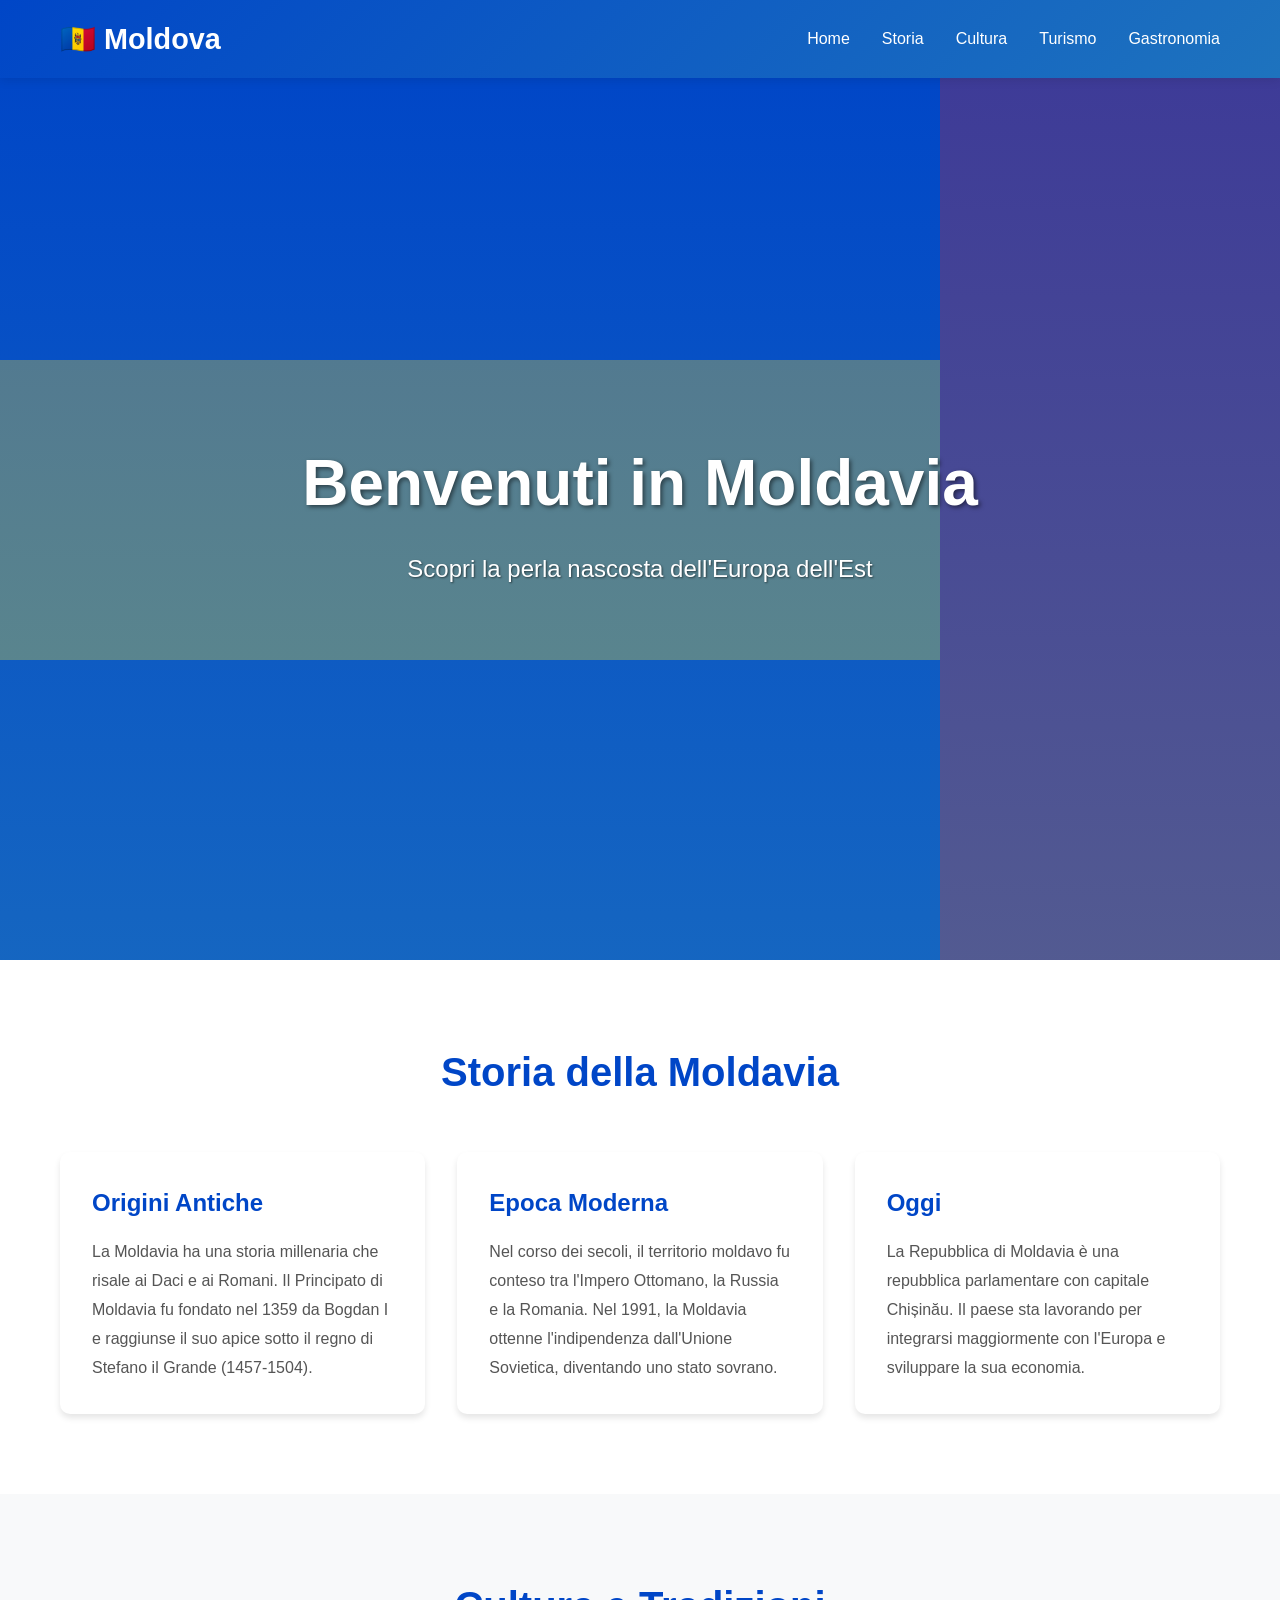
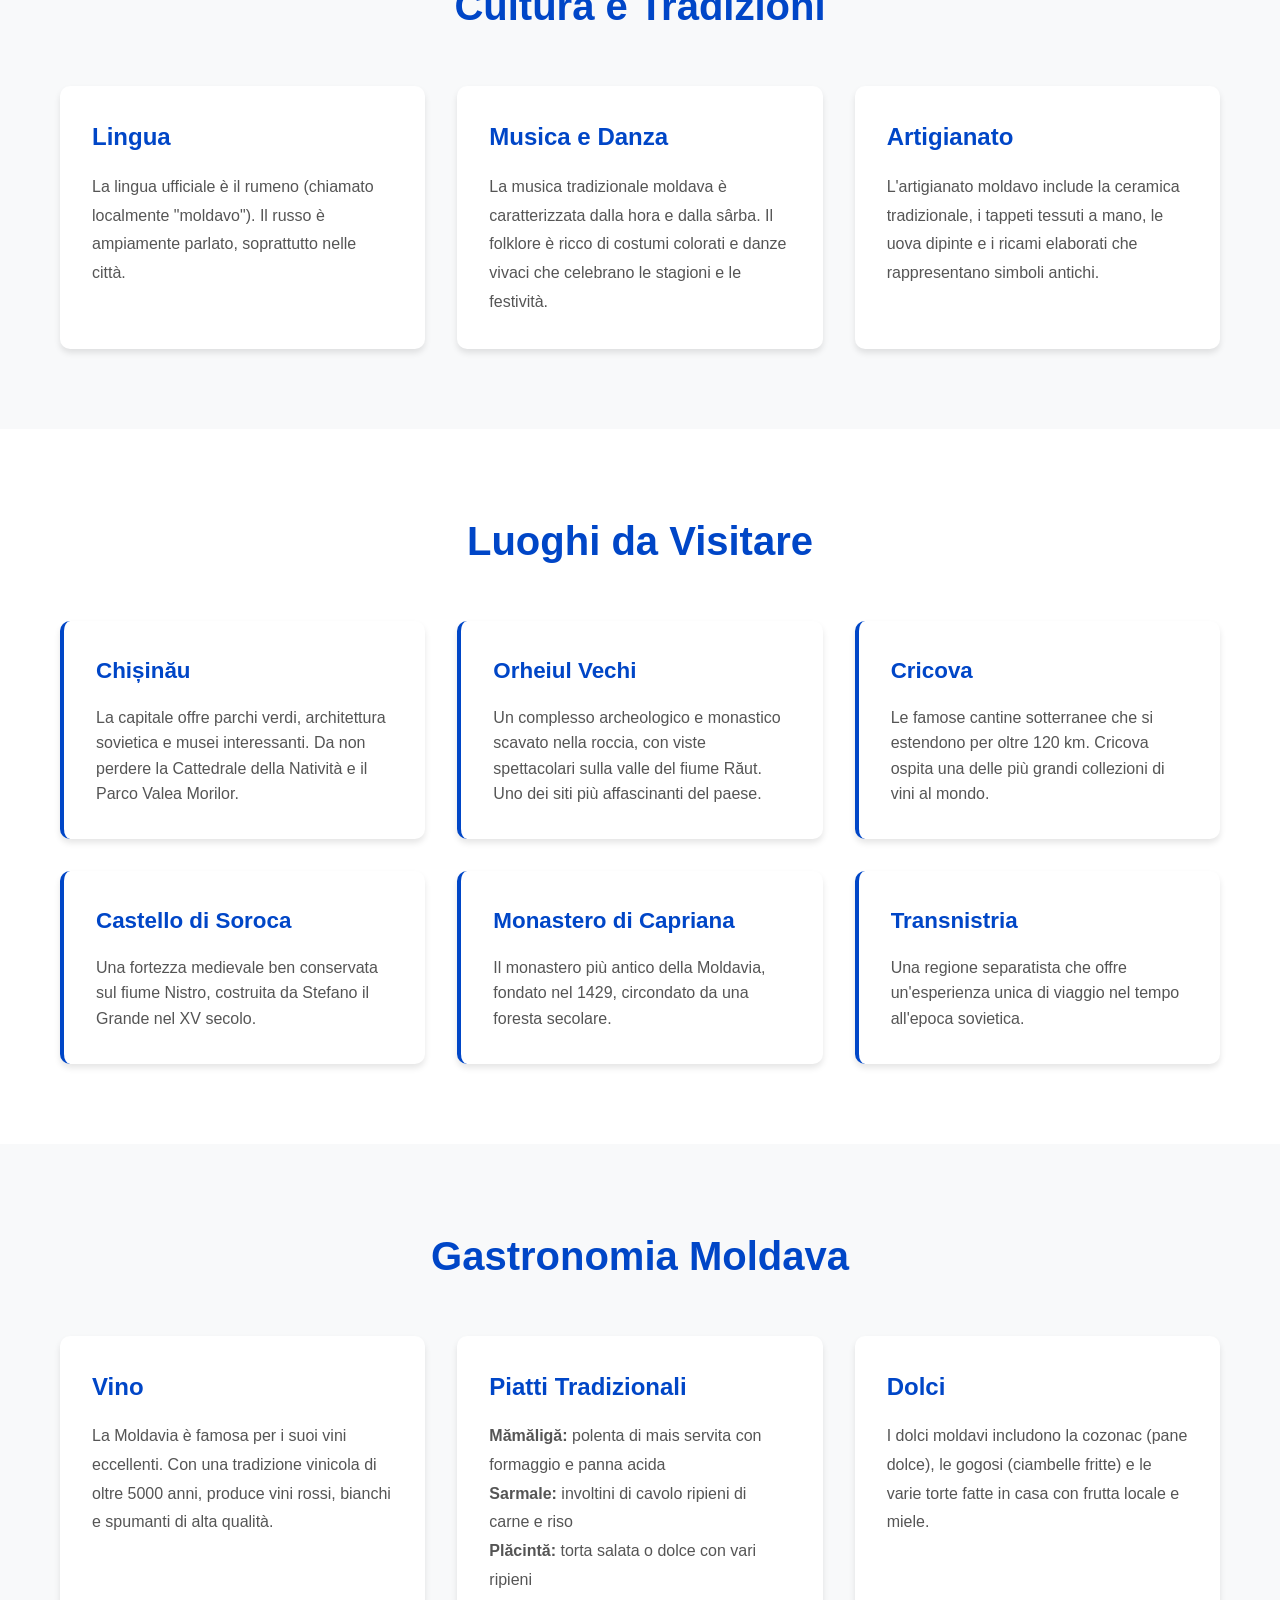
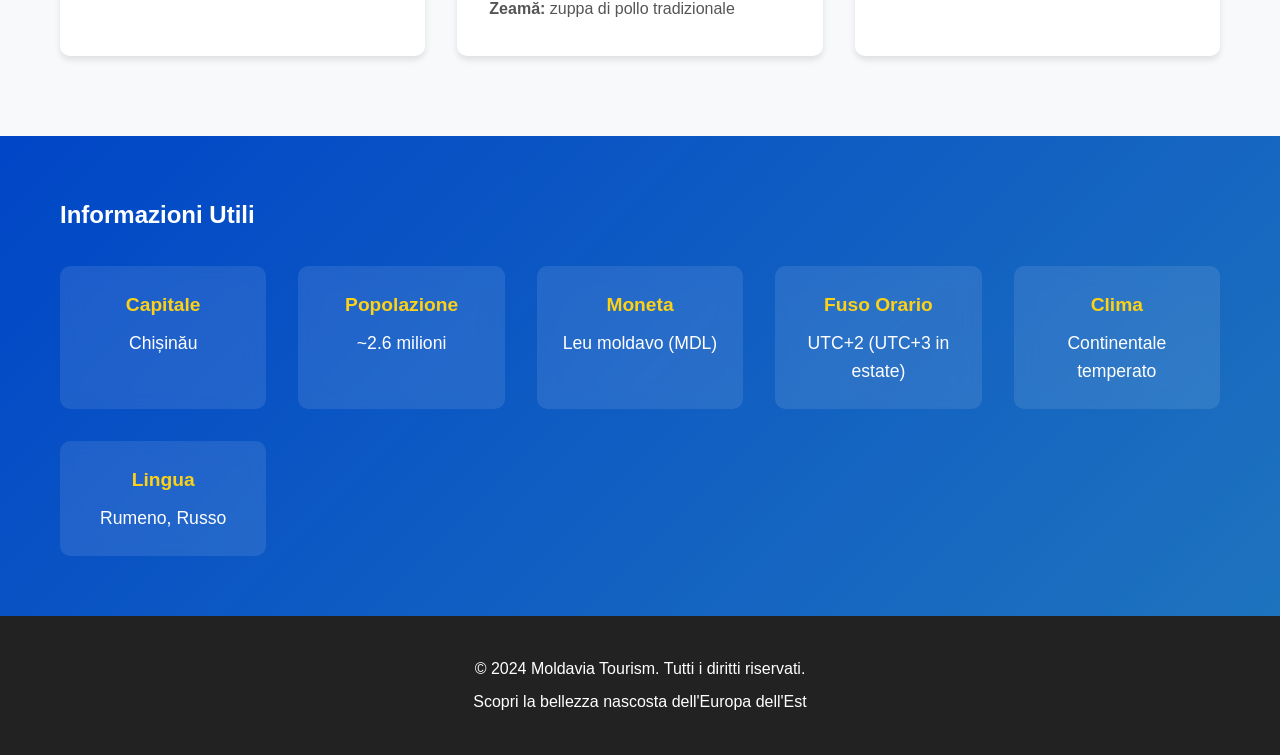
<file: index.html>
<!DOCTYPE html>
<html lang="it">
<head>
    <meta charset="UTF-8">
    <meta name="viewport" content="width=device-width, initial-scale=1.0">
    <title>Moldavia - Scopri il Cuore dell'Europa dell'Est</title>
    <link rel="stylesheet" href="style.css">
</head>
<body>
    <header>
        <nav>
            <div class="logo">🇲🇩 Moldova</div>
            <ul class="nav-menu">
                <li><a href="#home">Home</a></li>
                <li><a href="#storia">Storia</a></li>
                <li><a href="#cultura">Cultura</a></li>
                <li><a href="#turismo">Turismo</a></li>
                <li><a href="#gastronomia">Gastronomia</a></li>
            </ul>
        </nav>
    </header>

    <section id="home" class="hero">
        <div class="hero-content">
            <h1>Benvenuti in Moldavia</h1>
            <p>Scopri la perla nascosta dell'Europa dell'Est</p>
        </div>
    </section>

    <section id="storia" class="section">
        <div class="container">
            <h2>Storia della Moldavia</h2>
            <div class="content-grid">
                <div class="content-box">
                    <h3>Origini Antiche</h3>
                    <p>La Moldavia ha una storia millenaria che risale ai Daci e ai Romani. Il Principato di Moldavia fu fondato nel 1359 da Bogdan I e raggiunse il suo apice sotto il regno di Stefano il Grande (1457-1504).</p>
                </div>
                <div class="content-box">
                    <h3>Epoca Moderna</h3>
                    <p>Nel corso dei secoli, il territorio moldavo fu conteso tra l'Impero Ottomano, la Russia e la Romania. Nel 1991, la Moldavia ottenne l'indipendenza dall'Unione Sovietica, diventando uno stato sovrano.</p>
                </div>
                <div class="content-box">
                    <h3>Oggi</h3>
                    <p>La Repubblica di Moldavia è una repubblica parlamentare con capitale Chișinău. Il paese sta lavorando per integrarsi maggiormente con l'Europa e sviluppare la sua economia.</p>
                </div>
            </div>
        </div>
    </section>

    <section id="cultura" class="section alt-bg">
        <div class="container">
            <h2>Cultura e Tradizioni</h2>
            <div class="content-grid">
                <div class="content-box">
                    <h3>Lingua</h3>
                    <p>La lingua ufficiale è il rumeno (chiamato localmente "moldavo"). Il russo è ampiamente parlato, soprattutto nelle città.</p>
                </div>
                <div class="content-box">
                    <h3>Musica e Danza</h3>
                    <p>La musica tradizionale moldava è caratterizzata dalla hora e dalla sârba. Il folklore è ricco di costumi colorati e danze vivaci che celebrano le stagioni e le festività.</p>
                </div>
                <div class="content-box">
                    <h3>Artigianato</h3>
                    <p>L'artigianato moldavo include la ceramica tradizionale, i tappeti tessuti a mano, le uova dipinte e i ricami elaborati che rappresentano simboli antichi.</p>
                </div>
            </div>
        </div>
    </section>

    <section id="turismo" class="section">
        <div class="container">
            <h2>Luoghi da Visitare</h2>
            <div class="places-grid">
                <div class="place-card">
                    <h3>Chișinău</h3>
                    <p>La capitale offre parchi verdi, architettura sovietica e musei interessanti. Da non perdere la Cattedrale della Natività e il Parco Valea Morilor.</p>
                </div>
                <div class="place-card">
                    <h3>Orheiul Vechi</h3>
                    <p>Un complesso archeologico e monastico scavato nella roccia, con viste spettacolari sulla valle del fiume Răut. Uno dei siti più affascinanti del paese.</p>
                </div>
                <div class="place-card">
                    <h3>Cricova</h3>
                    <p>Le famose cantine sotterranee che si estendono per oltre 120 km. Cricova ospita una delle più grandi collezioni di vini al mondo.</p>
                </div>
                <div class="place-card">
                    <h3>Castello di Soroca</h3>
                    <p>Una fortezza medievale ben conservata sul fiume Nistro, costruita da Stefano il Grande nel XV secolo.</p>
                </div>
                <div class="place-card">
                    <h3>Monastero di Capriana</h3>
                    <p>Il monastero più antico della Moldavia, fondato nel 1429, circondato da una foresta secolare.</p>
                </div>
                <div class="place-card">
                    <h3>Transnistria</h3>
                    <p>Una regione separatista che offre un'esperienza unica di viaggio nel tempo all'epoca sovietica.</p>
                </div>
            </div>
        </div>
    </section>

    <section id="gastronomia" class="section alt-bg">
        <div class="container">
            <h2>Gastronomia Moldava</h2>
            <div class="content-grid">
                <div class="content-box">
                    <h3>Vino</h3>
                    <p>La Moldavia è famosa per i suoi vini eccellenti. Con una tradizione vinicola di oltre 5000 anni, produce vini rossi, bianchi e spumanti di alta qualità.</p>
                </div>
                <div class="content-box">
                    <h3>Piatti Tradizionali</h3>
                    <p><strong>Mămăligă:</strong> polenta di mais servita con formaggio e panna acida<br>
                    <strong>Sarmale:</strong> involtini di cavolo ripieni di carne e riso<br>
                    <strong>Plăcintă:</strong> torta salata o dolce con vari ripieni<br>
                    <strong>Zeamă:</strong> zuppa di pollo tradizionale</p>
                </div>
                <div class="content-box">
                    <h3>Dolci</h3>
                    <p>I dolci moldavi includono la cozonac (pane dolce), le gogosi (ciambelle fritte) e le varie torte fatte in casa con frutta locale e miele.</p>
                </div>
            </div>
        </div>
    </section>

    <section class="info-section">
        <div class="container">
            <h2>Informazioni Utili</h2>
            <div class="info-grid">
                <div class="info-item">
                    <h4>Capitale</h4>
                    <p>Chișinău</p>
                </div>
                <div class="info-item">
                    <h4>Popolazione</h4>
                    <p>~2.6 milioni</p>
                </div>
                <div class="info-item">
                    <h4>Moneta</h4>
                    <p>Leu moldavo (MDL)</p>
                </div>
                <div class="info-item">
                    <h4>Fuso Orario</h4>
                    <p>UTC+2 (UTC+3 in estate)</p>
                </div>
                <div class="info-item">
                    <h4>Clima</h4>
                    <p>Continentale temperato</p>
                </div>
                <div class="info-item">
                    <h4>Lingua</h4>
                    <p>Rumeno, Russo</p>
                </div>
            </div>
        </div>
    </section>

    <footer>
        <div class="container">
            <p>&copy; 2024 Moldavia Tourism. Tutti i diritti riservati.</p>
            <p>Scopri la bellezza nascosta dell'Europa dell'Est</p>
        </div>
    </footer>
</body>
</html>
</file>
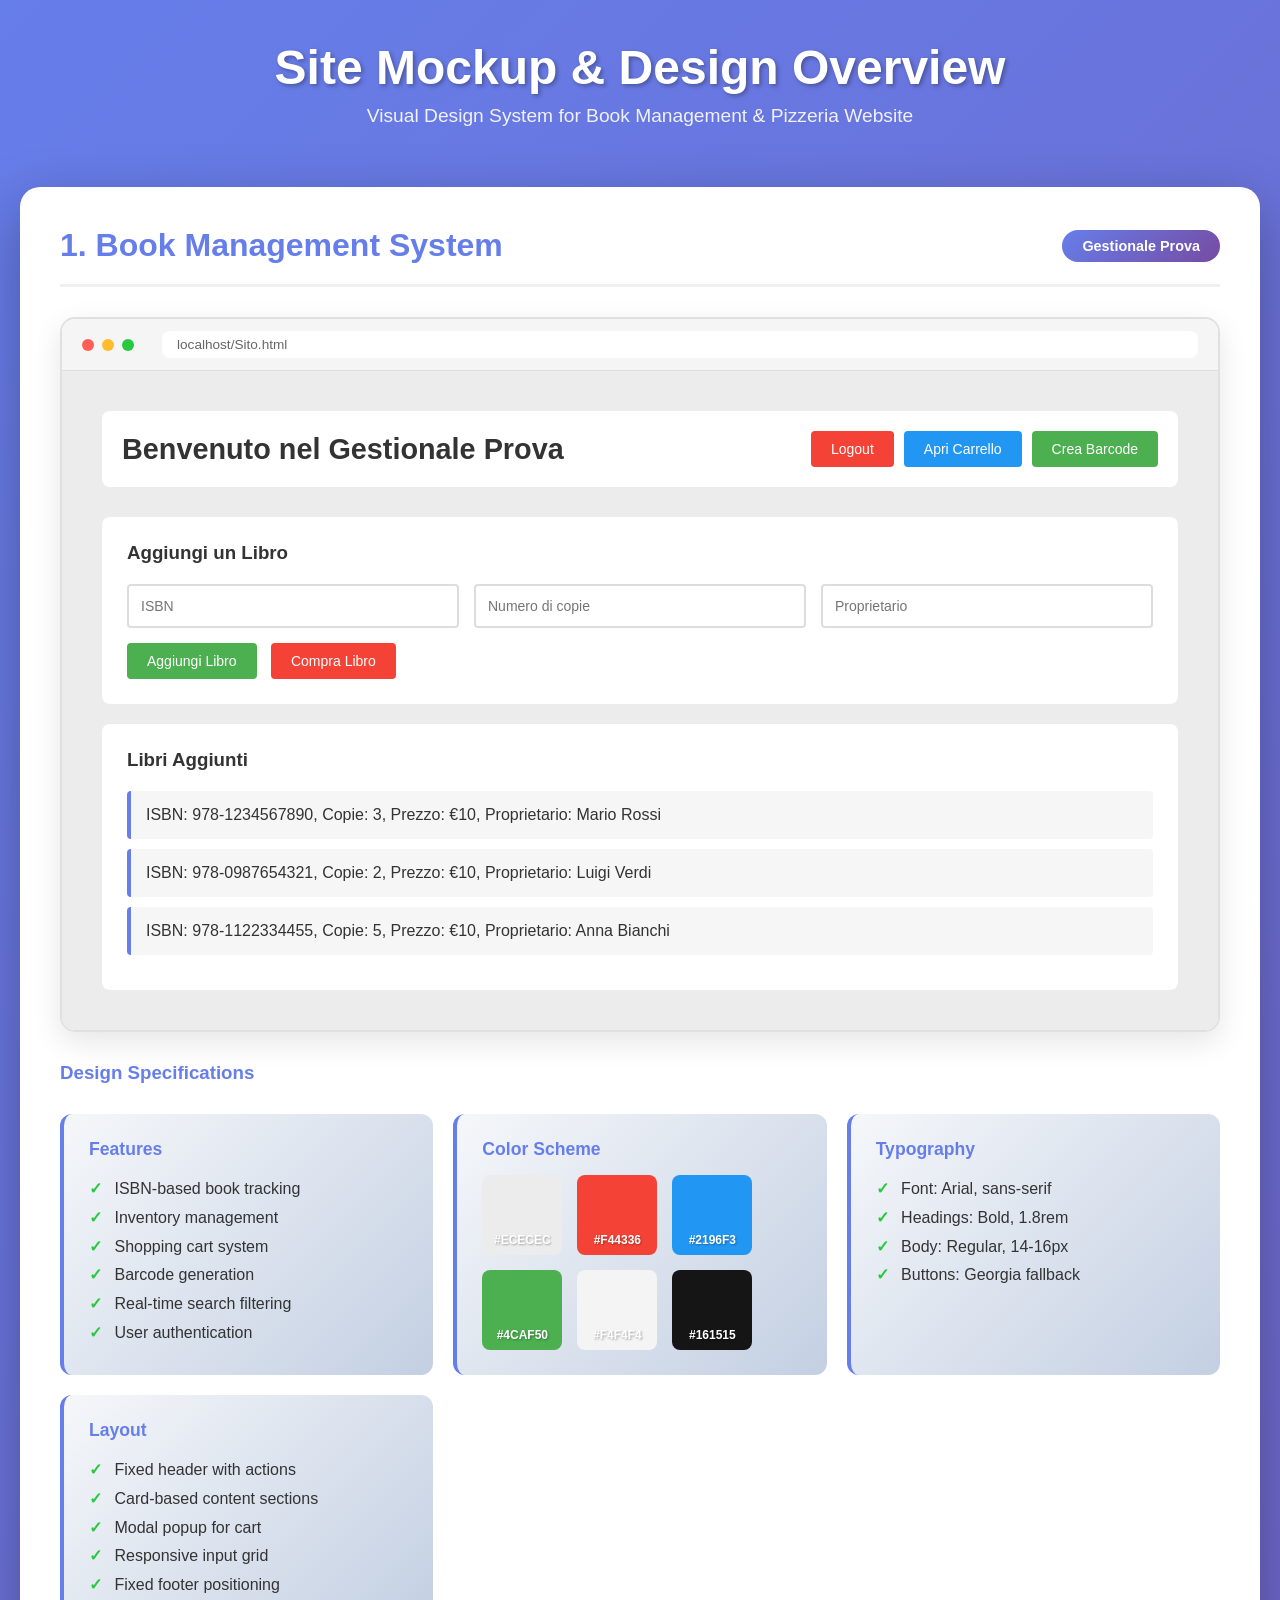
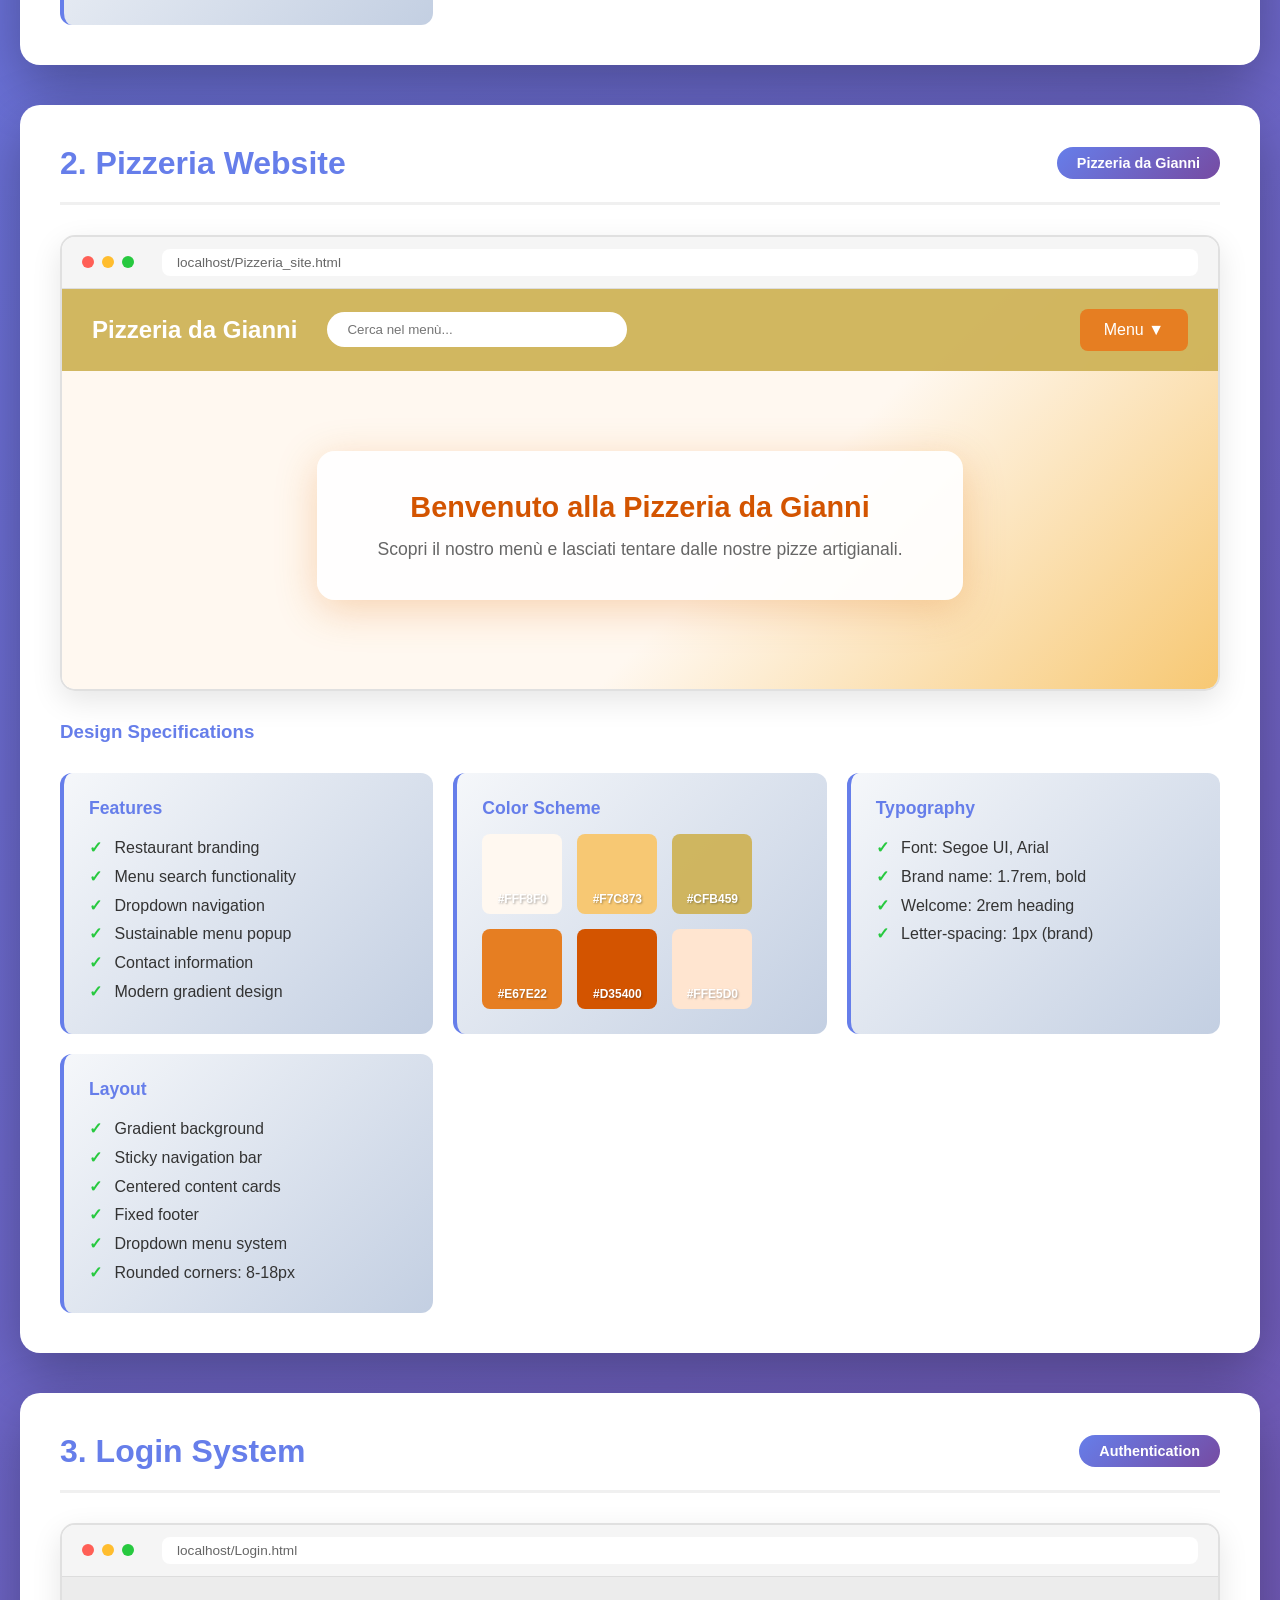
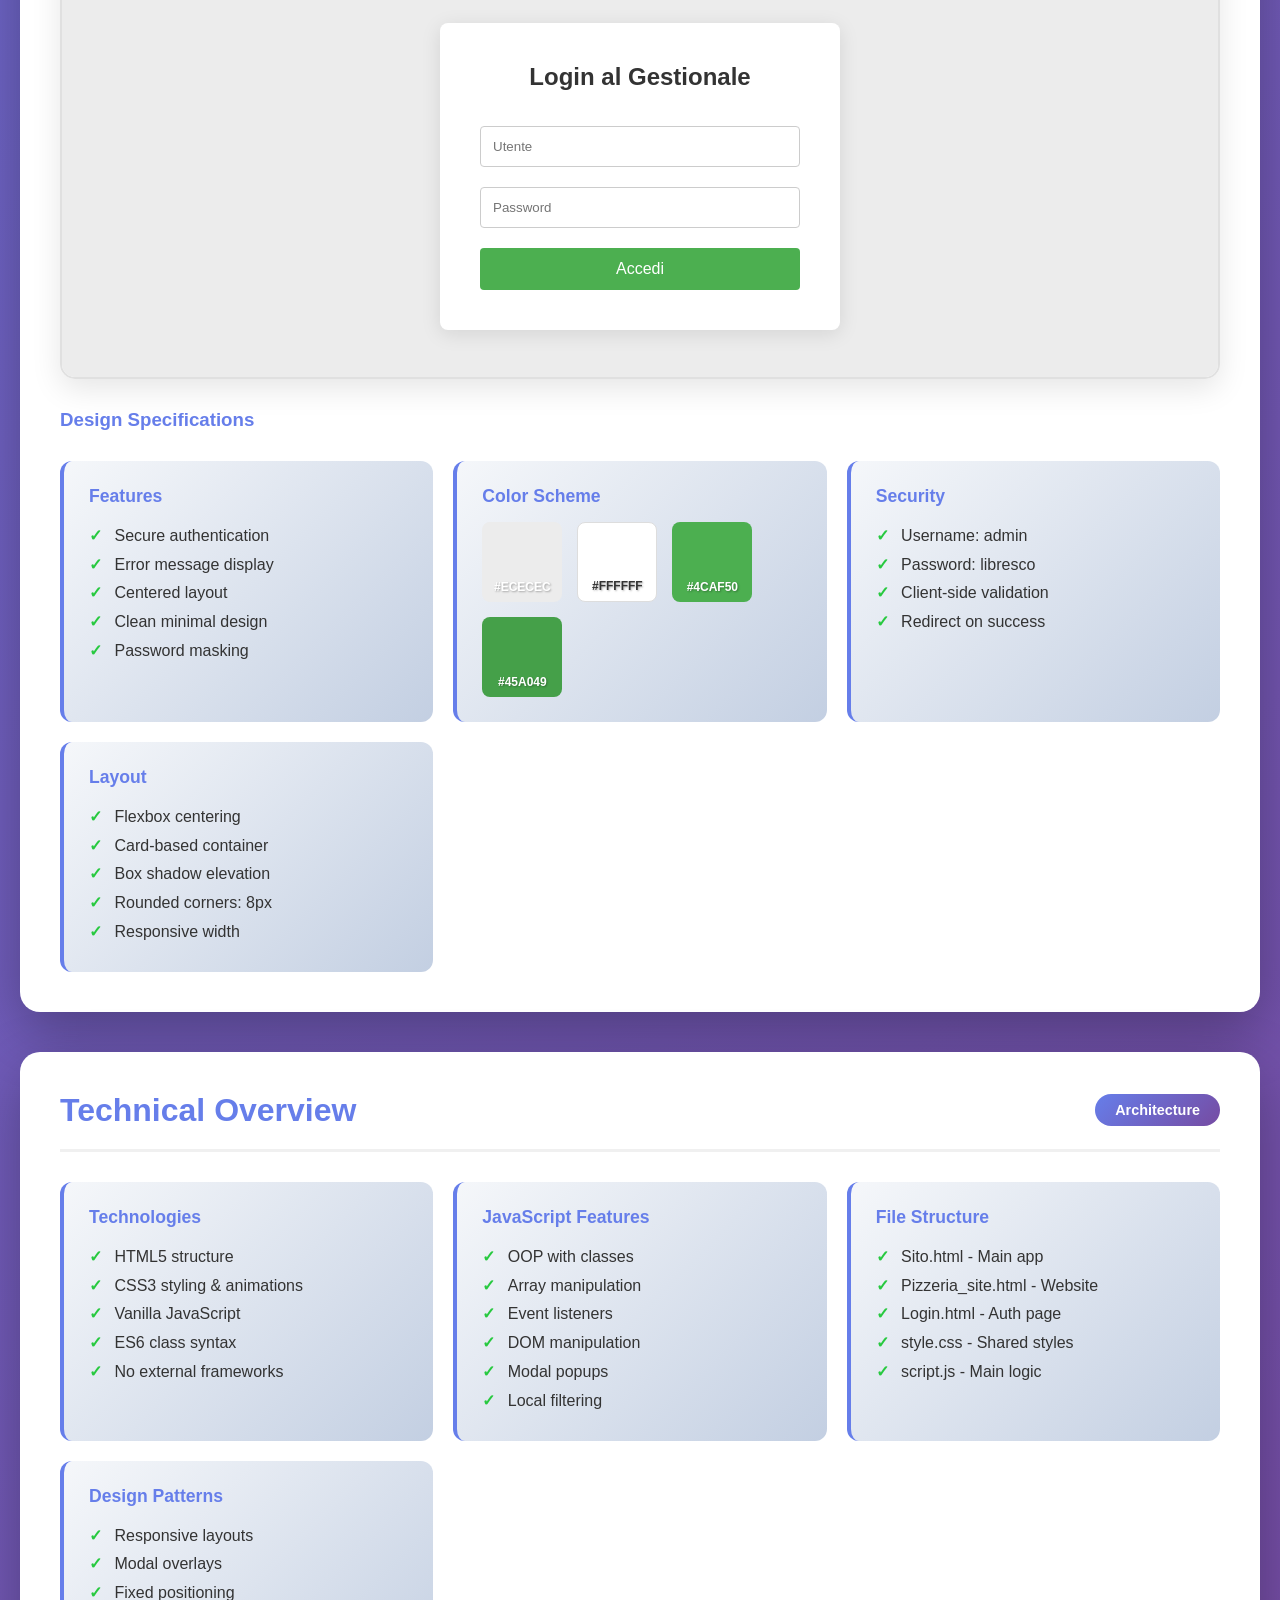
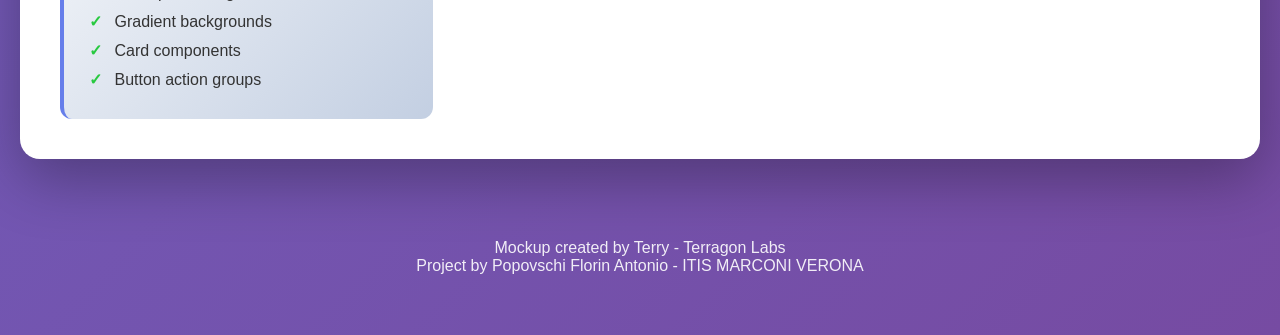
<file: SITE_MOCKUP.html>
<!DOCTYPE html>
<html lang="it">
<head>
  <meta charset="UTF-8">
  <meta name="viewport" content="width=device-width, initial-scale=1.0">
  <title>Site Mockup - Design Overview</title>
  <style>
    * {
      margin: 0;
      padding: 0;
      box-sizing: border-box;
    }

    body {
      font-family: 'Segoe UI', Arial, sans-serif;
      background: linear-gradient(135deg, #667eea 0%, #764ba2 100%);
      padding: 40px 20px;
      color: #333;
    }

    .container {
      max-width: 1400px;
      margin: 0 auto;
    }

    header {
      text-align: center;
      color: white;
      margin-bottom: 60px;
    }

    header h1 {
      font-size: 3rem;
      margin-bottom: 10px;
      text-shadow: 2px 2px 4px rgba(0,0,0,0.3);
    }

    header p {
      font-size: 1.2rem;
      opacity: 0.9;
    }

    .mockup-section {
      background: white;
      border-radius: 20px;
      padding: 40px;
      margin-bottom: 40px;
      box-shadow: 0 20px 60px rgba(0,0,0,0.3);
    }

    .mockup-header {
      display: flex;
      justify-content: space-between;
      align-items: center;
      margin-bottom: 30px;
      padding-bottom: 20px;
      border-bottom: 3px solid #f0f0f0;
    }

    .mockup-title {
      font-size: 2rem;
      color: #667eea;
    }

    .mockup-tag {
      background: linear-gradient(135deg, #667eea 0%, #764ba2 100%);
      color: white;
      padding: 8px 20px;
      border-radius: 20px;
      font-size: 0.9rem;
      font-weight: bold;
    }

    .mockup-preview {
      border: 2px solid #e0e0e0;
      border-radius: 15px;
      overflow: hidden;
      margin-bottom: 30px;
      box-shadow: 0 10px 30px rgba(0,0,0,0.1);
    }

    .browser-bar {
      background: #f5f5f5;
      padding: 12px 20px;
      display: flex;
      align-items: center;
      gap: 8px;
      border-bottom: 1px solid #ddd;
    }

    .browser-dot {
      width: 12px;
      height: 12px;
      border-radius: 50%;
      display: inline-block;
    }

    .dot-red { background: #ff5f56; }
    .dot-yellow { background: #ffbd2e; }
    .dot-green { background: #27c93f; }

    .url-bar {
      flex: 1;
      margin-left: 20px;
      background: white;
      padding: 6px 15px;
      border-radius: 8px;
      font-size: 0.85rem;
      color: #666;
    }

    .preview-content {
      padding: 40px;
      background: #fafafa;
      min-height: 400px;
    }

    .specs-grid {
      display: grid;
      grid-template-columns: repeat(auto-fit, minmax(280px, 1fr));
      gap: 20px;
      margin-top: 30px;
    }

    .spec-card {
      background: linear-gradient(135deg, #f5f7fa 0%, #c3cfe2 100%);
      padding: 25px;
      border-radius: 12px;
      border-left: 4px solid #667eea;
    }

    .spec-card h3 {
      color: #667eea;
      margin-bottom: 15px;
      font-size: 1.1rem;
    }

    .spec-card ul {
      list-style: none;
      line-height: 1.8;
    }

    .spec-card li:before {
      content: "✓ ";
      color: #27c93f;
      font-weight: bold;
      margin-right: 8px;
    }

    /* Mockup 1: Book Management System */
    .book-system-preview {
      background: rgb(236,236,236,255);
    }

    .book-header {
      background: white;
      padding: 20px;
      display: flex;
      justify-content: space-between;
      align-items: center;
      margin-bottom: 30px;
      border-radius: 8px;
    }

    .book-title {
      font-size: 1.8rem;
      color: #333;
    }

    .book-buttons {
      display: flex;
      gap: 10px;
    }

    .btn {
      padding: 10px 20px;
      border: none;
      border-radius: 4px;
      cursor: pointer;
      font-size: 14px;
      font-weight: 500;
    }

    .btn-logout {
      background: #f44336;
      color: white;
    }

    .btn-cart {
      background: #2196F3;
      color: white;
    }

    .btn-barcode {
      background: #4CAF50;
      color: white;
    }

    .input-section {
      background: white;
      padding: 25px;
      border-radius: 8px;
      margin-bottom: 20px;
    }

    .input-row {
      display: grid;
      grid-template-columns: repeat(3, 1fr);
      gap: 15px;
      margin-bottom: 15px;
    }

    .mockup-input {
      padding: 12px;
      border: 2px solid #ddd;
      border-radius: 4px;
      font-size: 14px;
    }

    .book-list {
      background: white;
      padding: 25px;
      border-radius: 8px;
    }

    .book-item {
      padding: 15px;
      background: rgb(244, 244, 244, 0.8);
      margin: 10px 0;
      border-radius: 4px;
      border-left: 4px solid #667eea;
    }

    /* Mockup 2: Pizzeria */
    .pizzeria-preview {
      background: linear-gradient(135deg, #fff8f0 60%, #f7c873 100%);
      padding: 0;
    }

    .pizzeria-navbar {
      background: rgba(207, 180, 89, 0.95);
      color: white;
      display: flex;
      justify-content: space-between;
      align-items: center;
      padding: 20px 30px;
    }

    .pizzeria-name {
      font-size: 1.5rem;
      font-weight: bold;
    }

    .search-box {
      flex: 1;
      margin: 0 30px;
    }

    .search-input {
      padding: 10px 20px;
      border-radius: 20px;
      border: none;
      width: 100%;
      max-width: 300px;
    }

    .menu-button {
      background: #e67e22;
      color: white;
      padding: 12px 24px;
      border: none;
      border-radius: 8px;
      cursor: pointer;
      font-size: 1rem;
    }

    .pizzeria-content {
      padding: 80px 40px;
      text-align: center;
    }

    .welcome-box {
      background: rgba(255, 255, 255, 0.92);
      display: inline-block;
      padding: 40px 60px;
      border-radius: 18px;
      box-shadow: 0 10px 40px rgba(230, 126, 34, 0.3);
    }

    .welcome-box h2 {
      font-size: 1.8rem;
      color: #d35400;
      margin-bottom: 15px;
    }

    .welcome-box p {
      color: #666;
      font-size: 1.1rem;
    }

    /* Mockup 3: Login */
    .login-preview {
      background: rgb(236, 236, 236);
      display: flex;
      justify-content: center;
      align-items: center;
      min-height: 400px;
    }

    .login-box {
      background: white;
      padding: 40px;
      border-radius: 8px;
      box-shadow: 0 4px 20px rgba(0, 0, 0, 0.1);
      width: 100%;
      max-width: 400px;
    }

    .login-box h2 {
      text-align: center;
      color: #333;
      margin-bottom: 25px;
    }

    .login-input {
      width: 100%;
      padding: 12px;
      margin: 10px 0;
      border: 1px solid #ccc;
      border-radius: 4px;
    }

    .btn-login {
      width: 100%;
      padding: 12px;
      background: #4CAF50;
      color: white;
      border: none;
      border-radius: 4px;
      font-size: 16px;
      cursor: pointer;
      margin-top: 10px;
    }

    footer {
      text-align: center;
      color: white;
      margin-top: 60px;
      padding: 20px;
      opacity: 0.9;
    }

    .color-palette {
      display: flex;
      gap: 15px;
      flex-wrap: wrap;
      margin-top: 15px;
    }

    .color-box {
      width: 80px;
      height: 80px;
      border-radius: 8px;
      display: flex;
      align-items: flex-end;
      justify-content: center;
      padding: 8px;
      color: white;
      font-size: 0.75rem;
      font-weight: bold;
      text-shadow: 1px 1px 2px rgba(0,0,0,0.3);
    }
  </style>
</head>
<body>
  <div class="container">
    <header>
      <h1>Site Mockup & Design Overview</h1>
      <p>Visual Design System for Book Management & Pizzeria Website</p>
    </header>

    <!-- Mockup 1: Book Management System -->
    <div class="mockup-section">
      <div class="mockup-header">
        <h2 class="mockup-title">1. Book Management System</h2>
        <span class="mockup-tag">Gestionale Prova</span>
      </div>

      <div class="mockup-preview">
        <div class="browser-bar">
          <span class="browser-dot dot-red"></span>
          <span class="browser-dot dot-yellow"></span>
          <span class="browser-dot dot-green"></span>
          <div class="url-bar">localhost/Sito.html</div>
        </div>
        <div class="preview-content book-system-preview">
          <div class="book-header">
            <h1 class="book-title">Benvenuto nel Gestionale Prova</h1>
            <div class="book-buttons">
              <button class="btn btn-logout">Logout</button>
              <button class="btn btn-cart">Apri Carrello</button>
              <button class="btn btn-barcode">Crea Barcode</button>
            </div>
          </div>

          <div class="input-section">
            <h3 style="margin-bottom: 20px; color: #333;">Aggiungi un Libro</h3>
            <div class="input-row">
              <input type="text" class="mockup-input" placeholder="ISBN">
              <input type="text" class="mockup-input" placeholder="Numero di copie">
              <input type="text" class="mockup-input" placeholder="Proprietario">
            </div>
            <button class="btn btn-barcode" style="margin-right: 10px;">Aggiungi Libro</button>
            <button class="btn btn-logout">Compra Libro</button>
          </div>

          <div class="book-list">
            <h3 style="margin-bottom: 20px; color: #333;">Libri Aggiunti</h3>
            <div class="book-item">ISBN: 978-1234567890, Copie: 3, Prezzo: €10, Proprietario: Mario Rossi</div>
            <div class="book-item">ISBN: 978-0987654321, Copie: 2, Prezzo: €10, Proprietario: Luigi Verdi</div>
            <div class="book-item">ISBN: 978-1122334455, Copie: 5, Prezzo: €10, Proprietario: Anna Bianchi</div>
          </div>
        </div>
      </div>

      <h3 style="margin-top: 30px; margin-bottom: 20px; color: #667eea;">Design Specifications</h3>
      <div class="specs-grid">
        <div class="spec-card">
          <h3>Features</h3>
          <ul>
            <li>ISBN-based book tracking</li>
            <li>Inventory management</li>
            <li>Shopping cart system</li>
            <li>Barcode generation</li>
            <li>Real-time search filtering</li>
            <li>User authentication</li>
          </ul>
        </div>

        <div class="spec-card">
          <h3>Color Scheme</h3>
          <div class="color-palette">
            <div class="color-box" style="background: rgb(236,236,236);">#ECECEC</div>
            <div class="color-box" style="background: #f44336;">#F44336</div>
            <div class="color-box" style="background: #2196F3;">#2196F3</div>
            <div class="color-box" style="background: #4CAF50;">#4CAF50</div>
            <div class="color-box" style="background: rgb(244, 244, 244);">#F4F4F4</div>
            <div class="color-box" style="background: rgb(22, 21, 21);">#161515</div>
          </div>
        </div>

        <div class="spec-card">
          <h3>Typography</h3>
          <ul>
            <li>Font: Arial, sans-serif</li>
            <li>Headings: Bold, 1.8rem</li>
            <li>Body: Regular, 14-16px</li>
            <li>Buttons: Georgia fallback</li>
          </ul>
        </div>

        <div class="spec-card">
          <h3>Layout</h3>
          <ul>
            <li>Fixed header with actions</li>
            <li>Card-based content sections</li>
            <li>Modal popup for cart</li>
            <li>Responsive input grid</li>
            <li>Fixed footer positioning</li>
          </ul>
        </div>
      </div>
    </div>

    <!-- Mockup 2: Pizzeria Website -->
    <div class="mockup-section">
      <div class="mockup-header">
        <h2 class="mockup-title">2. Pizzeria Website</h2>
        <span class="mockup-tag">Pizzeria da Gianni</span>
      </div>

      <div class="mockup-preview">
        <div class="browser-bar">
          <span class="browser-dot dot-red"></span>
          <span class="browser-dot dot-yellow"></span>
          <span class="browser-dot dot-green"></span>
          <div class="url-bar">localhost/Pizzeria_site.html</div>
        </div>
        <div class="preview-content pizzeria-preview">
          <div class="pizzeria-navbar">
            <span class="pizzeria-name">Pizzeria da Gianni</span>
            <div class="search-box">
              <input type="text" class="search-input" placeholder="Cerca nel menù...">
            </div>
            <button class="menu-button">Menu ▼</button>
          </div>
          <div class="pizzeria-content">
            <div class="welcome-box">
              <h2>Benvenuto alla Pizzeria da Gianni</h2>
              <p>Scopri il nostro menù e lasciati tentare dalle nostre pizze artigianali.</p>
            </div>
          </div>
        </div>
      </div>

      <h3 style="margin-top: 30px; margin-bottom: 20px; color: #667eea;">Design Specifications</h3>
      <div class="specs-grid">
        <div class="spec-card">
          <h3>Features</h3>
          <ul>
            <li>Restaurant branding</li>
            <li>Menu search functionality</li>
            <li>Dropdown navigation</li>
            <li>Sustainable menu popup</li>
            <li>Contact information</li>
            <li>Modern gradient design</li>
          </ul>
        </div>

        <div class="spec-card">
          <h3>Color Scheme</h3>
          <div class="color-palette">
            <div class="color-box" style="background: #fff8f0;">#FFF8F0</div>
            <div class="color-box" style="background: #f7c873;">#F7C873</div>
            <div class="color-box" style="background: rgba(207, 180, 89, 0.95);">#CFB459</div>
            <div class="color-box" style="background: #e67e22;">#E67E22</div>
            <div class="color-box" style="background: #d35400;">#D35400</div>
            <div class="color-box" style="background: #ffe5d0;">#FFE5D0</div>
          </div>
        </div>

        <div class="spec-card">
          <h3>Typography</h3>
          <ul>
            <li>Font: Segoe UI, Arial</li>
            <li>Brand name: 1.7rem, bold</li>
            <li>Welcome: 2rem heading</li>
            <li>Letter-spacing: 1px (brand)</li>
          </ul>
        </div>

        <div class="spec-card">
          <h3>Layout</h3>
          <ul>
            <li>Gradient background</li>
            <li>Sticky navigation bar</li>
            <li>Centered content cards</li>
            <li>Fixed footer</li>
            <li>Dropdown menu system</li>
            <li>Rounded corners: 8-18px</li>
          </ul>
        </div>
      </div>
    </div>

    <!-- Mockup 3: Login Page -->
    <div class="mockup-section">
      <div class="mockup-header">
        <h2 class="mockup-title">3. Login System</h2>
        <span class="mockup-tag">Authentication</span>
      </div>

      <div class="mockup-preview">
        <div class="browser-bar">
          <span class="browser-dot dot-red"></span>
          <span class="browser-dot dot-yellow"></span>
          <span class="browser-dot dot-green"></span>
          <div class="url-bar">localhost/Login.html</div>
        </div>
        <div class="preview-content login-preview">
          <div class="login-box">
            <h2>Login al Gestionale</h2>
            <input type="text" class="login-input" placeholder="Utente">
            <input type="password" class="login-input" placeholder="Password">
            <button class="btn-login">Accedi</button>
          </div>
        </div>
      </div>

      <h3 style="margin-top: 30px; margin-bottom: 20px; color: #667eea;">Design Specifications</h3>
      <div class="specs-grid">
        <div class="spec-card">
          <h3>Features</h3>
          <ul>
            <li>Secure authentication</li>
            <li>Error message display</li>
            <li>Centered layout</li>
            <li>Clean minimal design</li>
            <li>Password masking</li>
          </ul>
        </div>

        <div class="spec-card">
          <h3>Color Scheme</h3>
          <div class="color-palette">
            <div class="color-box" style="background: rgb(236, 236, 236);">#ECECEC</div>
            <div class="color-box" style="background: white; color: #333; border: 1px solid #ddd;">#FFFFFF</div>
            <div class="color-box" style="background: #4CAF50;">#4CAF50</div>
            <div class="color-box" style="background: #45a049;">#45A049</div>
          </div>
        </div>

        <div class="spec-card">
          <h3>Security</h3>
          <ul>
            <li>Username: admin</li>
            <li>Password: libresco</li>
            <li>Client-side validation</li>
            <li>Redirect on success</li>
          </ul>
        </div>

        <div class="spec-card">
          <h3>Layout</h3>
          <ul>
            <li>Flexbox centering</li>
            <li>Card-based container</li>
            <li>Box shadow elevation</li>
            <li>Rounded corners: 8px</li>
            <li>Responsive width</li>
          </ul>
        </div>
      </div>
    </div>

    <!-- Technical Overview -->
    <div class="mockup-section">
      <div class="mockup-header">
        <h2 class="mockup-title">Technical Overview</h2>
        <span class="mockup-tag">Architecture</span>
      </div>

      <div class="specs-grid">
        <div class="spec-card">
          <h3>Technologies</h3>
          <ul>
            <li>HTML5 structure</li>
            <li>CSS3 styling & animations</li>
            <li>Vanilla JavaScript</li>
            <li>ES6 class syntax</li>
            <li>No external frameworks</li>
          </ul>
        </div>

        <div class="spec-card">
          <h3>JavaScript Features</h3>
          <ul>
            <li>OOP with classes</li>
            <li>Array manipulation</li>
            <li>Event listeners</li>
            <li>DOM manipulation</li>
            <li>Modal popups</li>
            <li>Local filtering</li>
          </ul>
        </div>

        <div class="spec-card">
          <h3>File Structure</h3>
          <ul>
            <li>Sito.html - Main app</li>
            <li>Pizzeria_site.html - Website</li>
            <li>Login.html - Auth page</li>
            <li>style.css - Shared styles</li>
            <li>script.js - Main logic</li>
          </ul>
        </div>

        <div class="spec-card">
          <h3>Design Patterns</h3>
          <ul>
            <li>Responsive layouts</li>
            <li>Modal overlays</li>
            <li>Fixed positioning</li>
            <li>Gradient backgrounds</li>
            <li>Card components</li>
            <li>Button action groups</li>
          </ul>
        </div>
      </div>
    </div>

    <footer>
      <p>Mockup created by Terry - Terragon Labs</p>
      <p>Project by Popovschi Florin Antonio - ITIS MARCONI VERONA</p>
    </footer>
  </div>
</body>
</html>
</file>
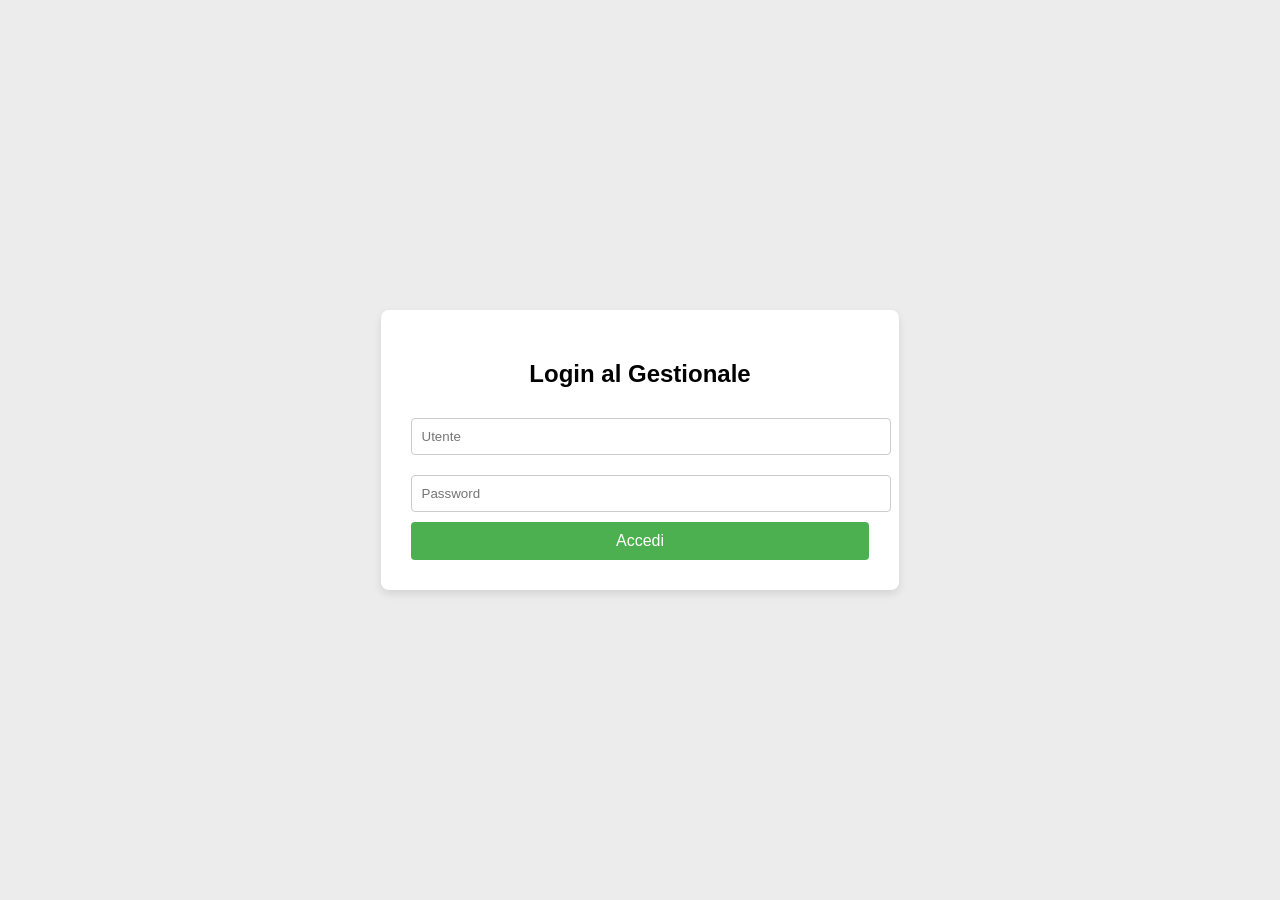
<file: Sito/Login.html>
<!DOCTYPE html>
<html lang="it">
<head>
  <meta charset="UTF-8">
  <meta name="viewport" content="width=device-width, initial-scale=1.0">
  <title>Login</title>
  <style>
    body {
      font-family: Arial, sans-serif;
      display: flex;
      justify-content: center;
      align-items: center;
      height: 100vh;
      margin: 0;
      background-color: rgb(236, 236, 236);
    }
    .login-container {
      background-color: white;
      padding: 30px;
      border-radius: 8px;
      box-shadow: 0 4px 8px rgba(0, 0, 0, 0.1);
    }
    .login-container h2 {
      text-align: center;
    }
    input[type="text"], input[type="password"] {
      width: 100%;
      padding: 10px;
      margin: 10px 0;
      border: 1px solid #ccc;
      border-radius: 4px;
    }
    button {
      width: 100%;
      padding: 10px;
      background-color: #4CAF50;
      color: white;
      border: none;
      border-radius: 4px;
      font-size: 16px;
      cursor: pointer;
    }
    button:hover {
      background-color: #45a049;
    }
  </style>
</head>
<body>

  <div class="login-container">
    <h2>Login al Gestionale</h2>
    <input type="text" id="username" placeholder="Utente" required>
    <input type="password" id="password" placeholder="Password" required>
    <button onclick="login()">Accedi</button>
    <p id="error-message" style="color: red; text-align: center; display: none;">Utente o password errati.</p>
  </div>

  <script>
    const validUsername = "admin";  // Username predefinito
    const validPassword = "libresco";  // Password predefinita

    function login() {
      const username = document.getElementById('username').value;
      const password = document.getElementById('password').value;
      const errorMessage = document.getElementById('error-message');

      // Verifica se l'utente e la password sono corretti
      if (username === validUsername && password === validPassword) {
        // Reindirizza alla pagina del gestionale (qui puoi sostituire con la tua pagina)
        window.location.href = "Sito.html";  // Pagina gestionale che hai già creato
      } else {
        // Mostra un messaggio di errore se i dati non sono corretti
        errorMessage.style.display = "block";
      }
    }
  </script>

</body>
</html>
</file>
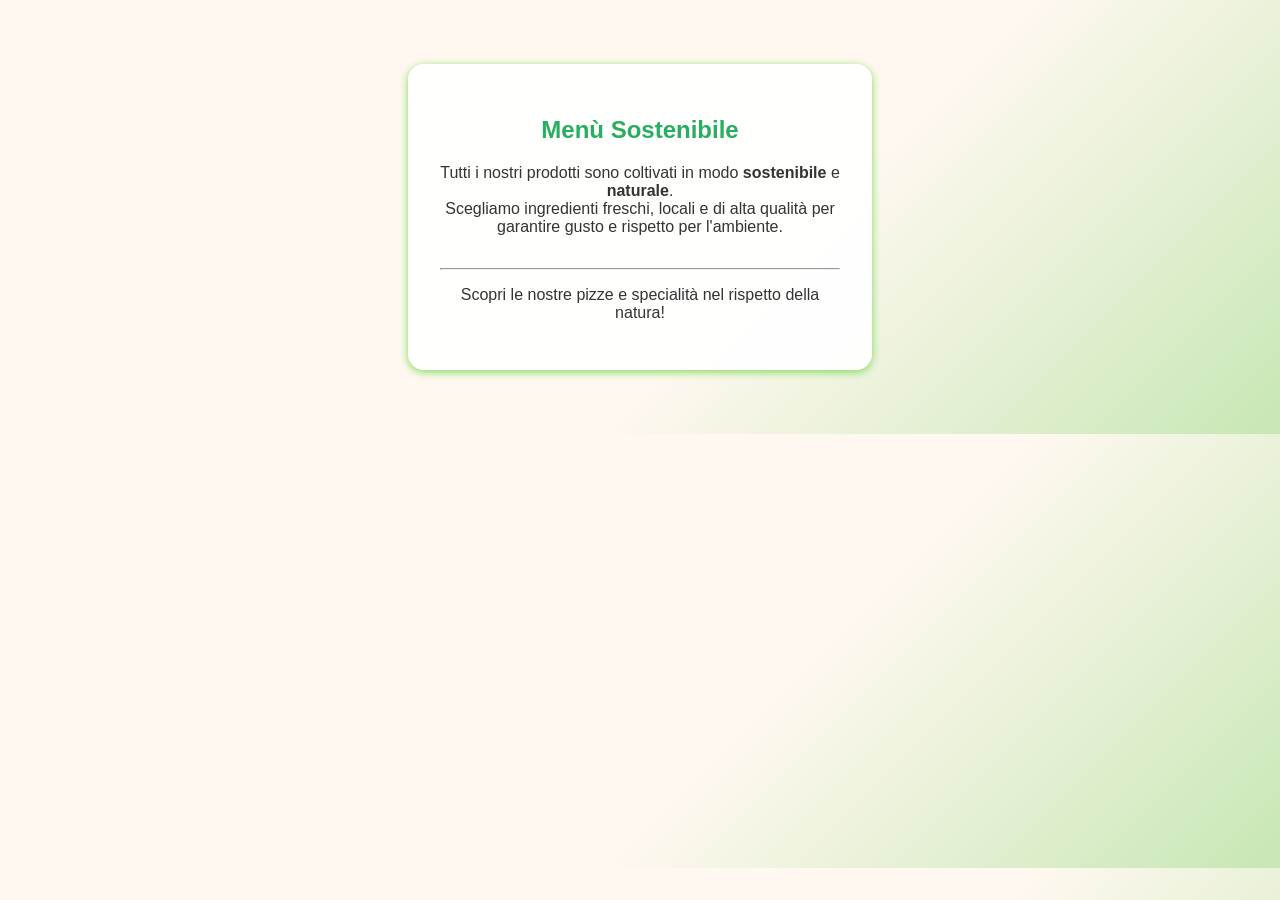
<file: Sito/menu_sostenibile.html>
<!DOCTYPE html>
<html lang="it">
<head>
    <meta charset="UTF-8">
    <title>Menù Sostenibile</title>
    <style>
        body {
            font-family: 'Segoe UI', Arial, sans-serif;
            background: linear-gradient(135deg, #fff8f0 60%, #c7e7b4 100%);
            color: #333;
            margin: 0;
            padding: 2rem;
        }
        .container {
            background: rgba(255,255,255,0.95);
            border-radius: 16px;
            box-shadow: 0 2px 8px #7ed957;
            padding: 2rem;
            max-width: 400px;
            margin: 2rem auto;
            text-align: center;
        }
        h2 {
            color: #27ae60;
        }
        .leaf {
            font-size: 2rem;
        }
    </style>
</head>
<body>
    <div class="container">
        <h2>Menù Sostenibile</h2>
        <p>Tutti i nostri prodotti sono coltivati in modo <strong>sostenibile</strong> e <strong>naturale</strong>.<br>
        Scegliamo ingredienti freschi, locali e di alta qualità per garantire gusto e rispetto per l'ambiente.</p>
        <p class="leaf"></p>
        <hr>
        <p>Scopri le nostre pizze e specialità nel rispetto della natura!</p>
    </div>
</body>
</html>
</file>
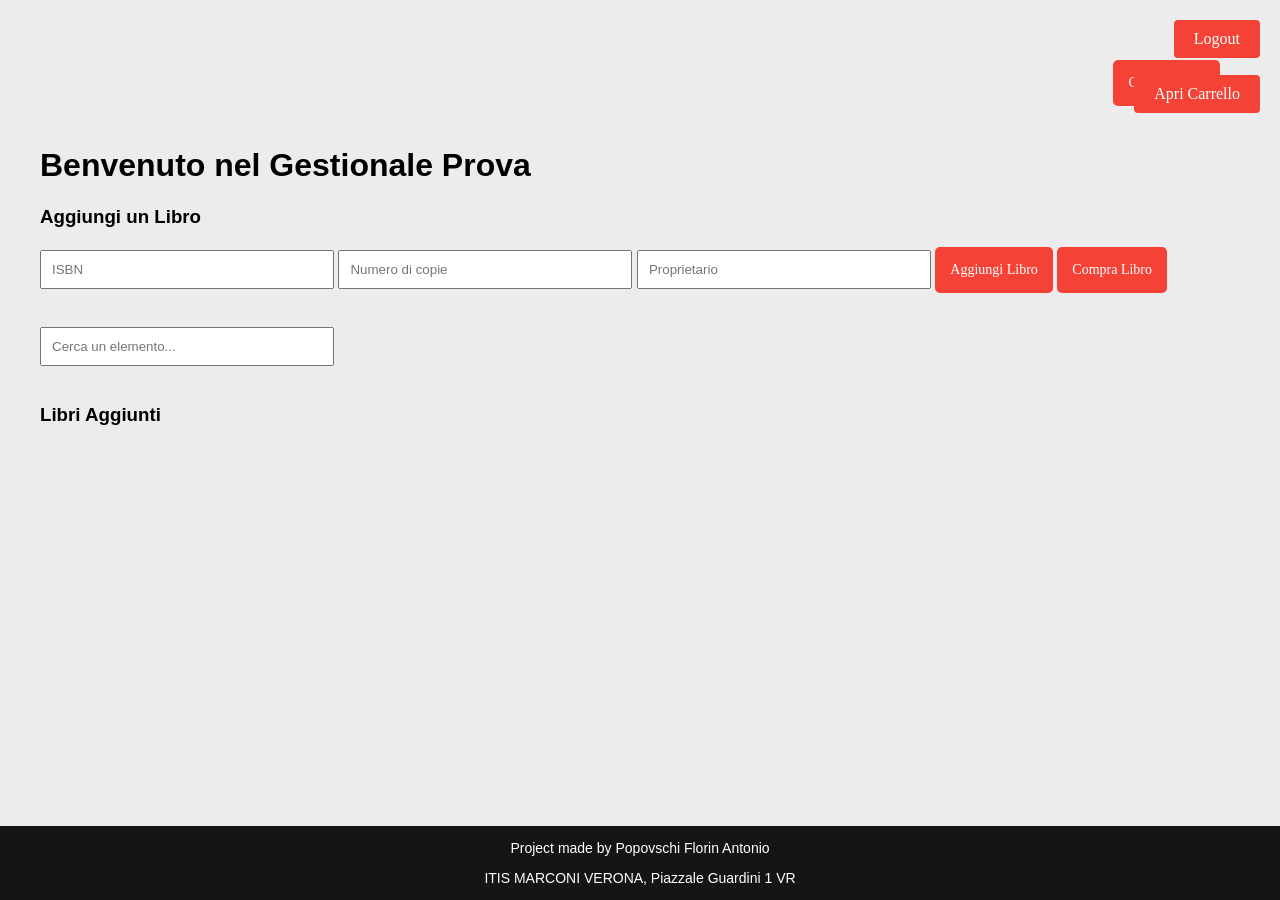
<file: Sito/Sito.html>
<!DOCTYPE html>
<html lang="it">
<head>
  <meta charset="UTF-8">
  <meta name="viewport" content="width=device-width, initial-scale=1.0">
  <title>Prova</title>
  <link rel="icon" type="image/x-icon" href="favicon.png">
  <link rel="stylesheet" href="style.css">
</head>
<body>

  <div class="top-buttons">
    <button class="logout-button" onclick="logout()">Logout</button>
    <button class="carrello-button" onclick="apriCarrello()">Apri Carrello</button>
    <button class="CreateBarcode" onclick="CreaBarcode()">Crea Barcode</button>
  </div>

  <div class="content">
    <h1>Benvenuto nel Gestionale Prova</h1>
  </div>

  <h3>Aggiungi un Libro</h3>
  <input type="text" id="isbn" placeholder="ISBN">
  <input type="text" id="copie" placeholder="Numero di copie">
  <input type="text" id="nome" placeholder="Proprietario">
  <button type="button" onclick="aggiungiLibro()">Aggiungi Libro</button>
  <button type="button" onclick="rimuovi()">Compra Libro</button>

  <br><br>
  <input type="text" id="search" placeholder="Cerca un elemento...">

  <h3>Libri Aggiunti</h3>
  <ul id="itemList"></ul>

  <br><br><br>

  <div class="footer">
    <p>Project made by Popovschi Florin Antonio</p>
    <p>ITIS MARCONI VERONA, Piazzale Guardini 1 VR</p>
  </div>

  <!-- Popup Carrello -->
  <div id="popupCarrello" class="modal">
    <div class="modal-content">
      <span class="close" onclick="chiudiCarrello()">&times;</span>
      <h2>Carrello</h2>
      <p class="subtitle">Visualizza gli articoli aggiunti al tuo carrello</p>
      <div id="cartItems"></div>
      <p>Totale: <span id="totalPrice">0.00</span> €</p>
    </div>
  </div>

  <script src="script.js"></script>
</body>
</html>
</file>
<file: style.css>
* {
    margin: 0;
    padding: 0;
    box-sizing: border-box;
}

body {
    font-family: 'Segoe UI', Tahoma, Geneva, Verdana, sans-serif;
    line-height: 1.6;
    color: #333;
}

.container {
    max-width: 1200px;
    margin: 0 auto;
    padding: 0 20px;
}

/* Header & Navigation */
header {
    background: linear-gradient(135deg, #0046c7 0%, #1e73be 100%);
    color: white;
    padding: 1rem 0;
    position: fixed;
    width: 100%;
    top: 0;
    z-index: 1000;
    box-shadow: 0 2px 10px rgba(0,0,0,0.1);
}

nav {
    display: flex;
    justify-content: space-between;
    align-items: center;
    max-width: 1200px;
    margin: 0 auto;
    padding: 0 20px;
}

.logo {
    font-size: 1.8rem;
    font-weight: bold;
}

.nav-menu {
    display: flex;
    list-style: none;
    gap: 2rem;
}

.nav-menu a {
    color: white;
    text-decoration: none;
    font-weight: 500;
    transition: opacity 0.3s;
}

.nav-menu a:hover {
    opacity: 0.8;
}

/* Hero Section */
.hero {
    background: linear-gradient(rgba(0, 70, 199, 0.7), rgba(30, 115, 190, 0.7)),
                url('data:image/svg+xml,<svg xmlns="http://www.w3.org/2000/svg" viewBox="0 0 1200 600"><rect fill="%230046c7" width="1200" height="600"/><path fill="%23fcd116" d="M0 200h1200v200H0z"/><path fill="%23ce2028" d="M800 0h400v600H800z"/></svg>');
    background-size: cover;
    background-position: center;
    height: 100vh;
    display: flex;
    align-items: center;
    justify-content: center;
    text-align: center;
    color: white;
    margin-top: 60px;
}

.hero-content h1 {
    font-size: 4rem;
    margin-bottom: 1rem;
    text-shadow: 2px 2px 4px rgba(0,0,0,0.5);
}

.hero-content p {
    font-size: 1.5rem;
    text-shadow: 1px 1px 2px rgba(0,0,0,0.5);
}

/* Sections */
.section {
    padding: 80px 20px;
}

.alt-bg {
    background-color: #f8f9fa;
}

.section h2 {
    text-align: center;
    font-size: 2.5rem;
    margin-bottom: 3rem;
    color: #0046c7;
}

/* Content Grid */
.content-grid {
    display: grid;
    grid-template-columns: repeat(auto-fit, minmax(300px, 1fr));
    gap: 2rem;
    margin-top: 2rem;
}

.content-box {
    background: white;
    padding: 2rem;
    border-radius: 10px;
    box-shadow: 0 4px 6px rgba(0,0,0,0.1);
    transition: transform 0.3s, box-shadow 0.3s;
}

.content-box:hover {
    transform: translateY(-5px);
    box-shadow: 0 8px 15px rgba(0,0,0,0.2);
}

.content-box h3 {
    color: #0046c7;
    margin-bottom: 1rem;
    font-size: 1.5rem;
}

.content-box p {
    color: #555;
    line-height: 1.8;
}

/* Places Grid */
.places-grid {
    display: grid;
    grid-template-columns: repeat(auto-fit, minmax(280px, 1fr));
    gap: 2rem;
    margin-top: 2rem;
}

.place-card {
    background: white;
    padding: 2rem;
    border-radius: 10px;
    box-shadow: 0 4px 6px rgba(0,0,0,0.1);
    border-left: 4px solid #0046c7;
    transition: transform 0.3s, box-shadow 0.3s;
}

.place-card:hover {
    transform: translateY(-5px);
    box-shadow: 0 8px 15px rgba(0,0,0,0.2);
}

.place-card h3 {
    color: #0046c7;
    margin-bottom: 1rem;
    font-size: 1.4rem;
}

.place-card p {
    color: #555;
}

/* Info Section */
.info-section {
    background: linear-gradient(135deg, #0046c7 0%, #1e73be 100%);
    color: white;
    padding: 60px 20px;
}

.info-section h2 {
    color: white;
    margin-bottom: 2rem;
}

.info-grid {
    display: grid;
    grid-template-columns: repeat(auto-fit, minmax(200px, 1fr));
    gap: 2rem;
    margin-top: 2rem;
}

.info-item {
    background: rgba(255, 255, 255, 0.1);
    padding: 1.5rem;
    border-radius: 10px;
    text-align: center;
    backdrop-filter: blur(10px);
}

.info-item h4 {
    font-size: 1.2rem;
    margin-bottom: 0.5rem;
    color: #fcd116;
}

.info-item p {
    font-size: 1.1rem;
}

/* Footer */
footer {
    background: #222;
    color: white;
    text-align: center;
    padding: 2rem 0;
}

footer p {
    margin: 0.5rem 0;
}

/* Responsive Design */
@media (max-width: 768px) {
    .nav-menu {
        gap: 1rem;
        font-size: 0.9rem;
    }

    .hero-content h1 {
        font-size: 2.5rem;
    }

    .hero-content p {
        font-size: 1.2rem;
    }

    .section h2 {
        font-size: 2rem;
    }

    .content-grid,
    .places-grid {
        grid-template-columns: 1fr;
    }
}

@media (max-width: 480px) {
    .logo {
        font-size: 1.4rem;
    }

    .nav-menu {
        flex-direction: column;
        gap: 0.5rem;
        font-size: 0.8rem;
    }

    .hero-content h1 {
        font-size: 2rem;
    }

    .hero-content p {
        font-size: 1rem;
    }
}
</file>
<file: Sito/style.css>
body {
  font-family: Arial, sans-serif;
  padding: 20px;
}

.logo img {
  display: block;
  margin: 0 auto;
}

.top-buttons {
  display: flex;
  justify-content: flex-end;
  gap: 30px;
}

.footer {
  text-align: center;
  margin-top: 50px;
  font-size: 14px;
  color: #666;
}

.modal {
  display: none;
  position: fixed;
  z-index: 1;
  left: 0; top: 0;
  width: 100%; height: 100%;
  overflow: auto;
  background-color: rgba(0, 0, 0, 0.4);
}

.modal-content {
  background-color: #fefefe;
  margin: 10% auto;
  padding: 20px;
  border: 1px solid #888;
  width: 80%;
}

.close {
  float: right;
  font-size: 28px;
  font-weight: bold;
  cursor: pointer;
}

.hidden {
  display: none;
}

body {
  font-family: Arial, sans-serif;
  margin: 20px;
  background-color: rgb(236,236,236,255);
}
input[type="text"] {
  padding: 10px;
  width: 100%;
  max-width: 270px;
  margin-bottom: 20px;
}
ul {
  list-style-type: none;
  padding: 0;
}
li {
  padding: 8px;
  background: rgb(244, 244, 244, 0.8);
  margin: 5px 0;
  border-radius: 4px;
  border-color: rgb(112, 106, 98);
}
li.hidden {
  display: none;
}
.footer {
  position: fixed;
  left: 0;
  bottom: 0;
  width: 100%;
  background-color: rgb(22, 21, 21);
  color: white;
  text-align: center;
}
.logo {
  text-align: center;
}
.logout-button {
  position: fixed;
  top: 20px;
  right: 20px;
  padding: 10px 20px;
  background-color: #f44336;
  color: white;
  border: none;
  border-radius: 4px;
  cursor: pointer;
  font-size: 16px;
}

.logout-button:hover {
  background-color: #d32f2f;
}

.content1{
  padding: 40px;
  
}

.content2{
  padding:50px;
}
.modal {
display: none; /* Nascosta di default */
position: fixed;
z-index: 1;
left: 0;
top: 0;
width: 100%;
height: 100%;
background-color: rgba(0,0,0,0.5); /* sfondo scuro trasparente */
}

.modal-content {
background-color: white;
margin: 15% auto;
padding: 20px;
width: 300px;
border-radius: 10px;
text-align: center;
}

.close {
float: right;
font-size: 20px;
cursor: pointer;
}

.body2{
  display:none;
  padding:30px;
  margin-bottom:10px;
}
button {
  padding: 15px;
  font-family: Georgia, 'Times New Roman', Times, serif;
  color: white;
  background-color: #f44336;
  border-radius: 5px;
  border: none;
  cursor: pointer;
  font-size: 14px;
} 
button:hover{
  background-color: #d32f2f;
  
}
.top-buttons {
    display: flex;
    justify-content: flex-end;
    gap: 10px;
    padding: 20px;
} 
  
.carrello-button {
    position: fixed;
    top: 75px;
    right: 20px;
    padding: 10px 20px;
    background-color: #f44336;
    color: white;
    border: none;
    border-radius: 4px;
    cursor: pointer;
    font-size: 16px;
}
</file>
